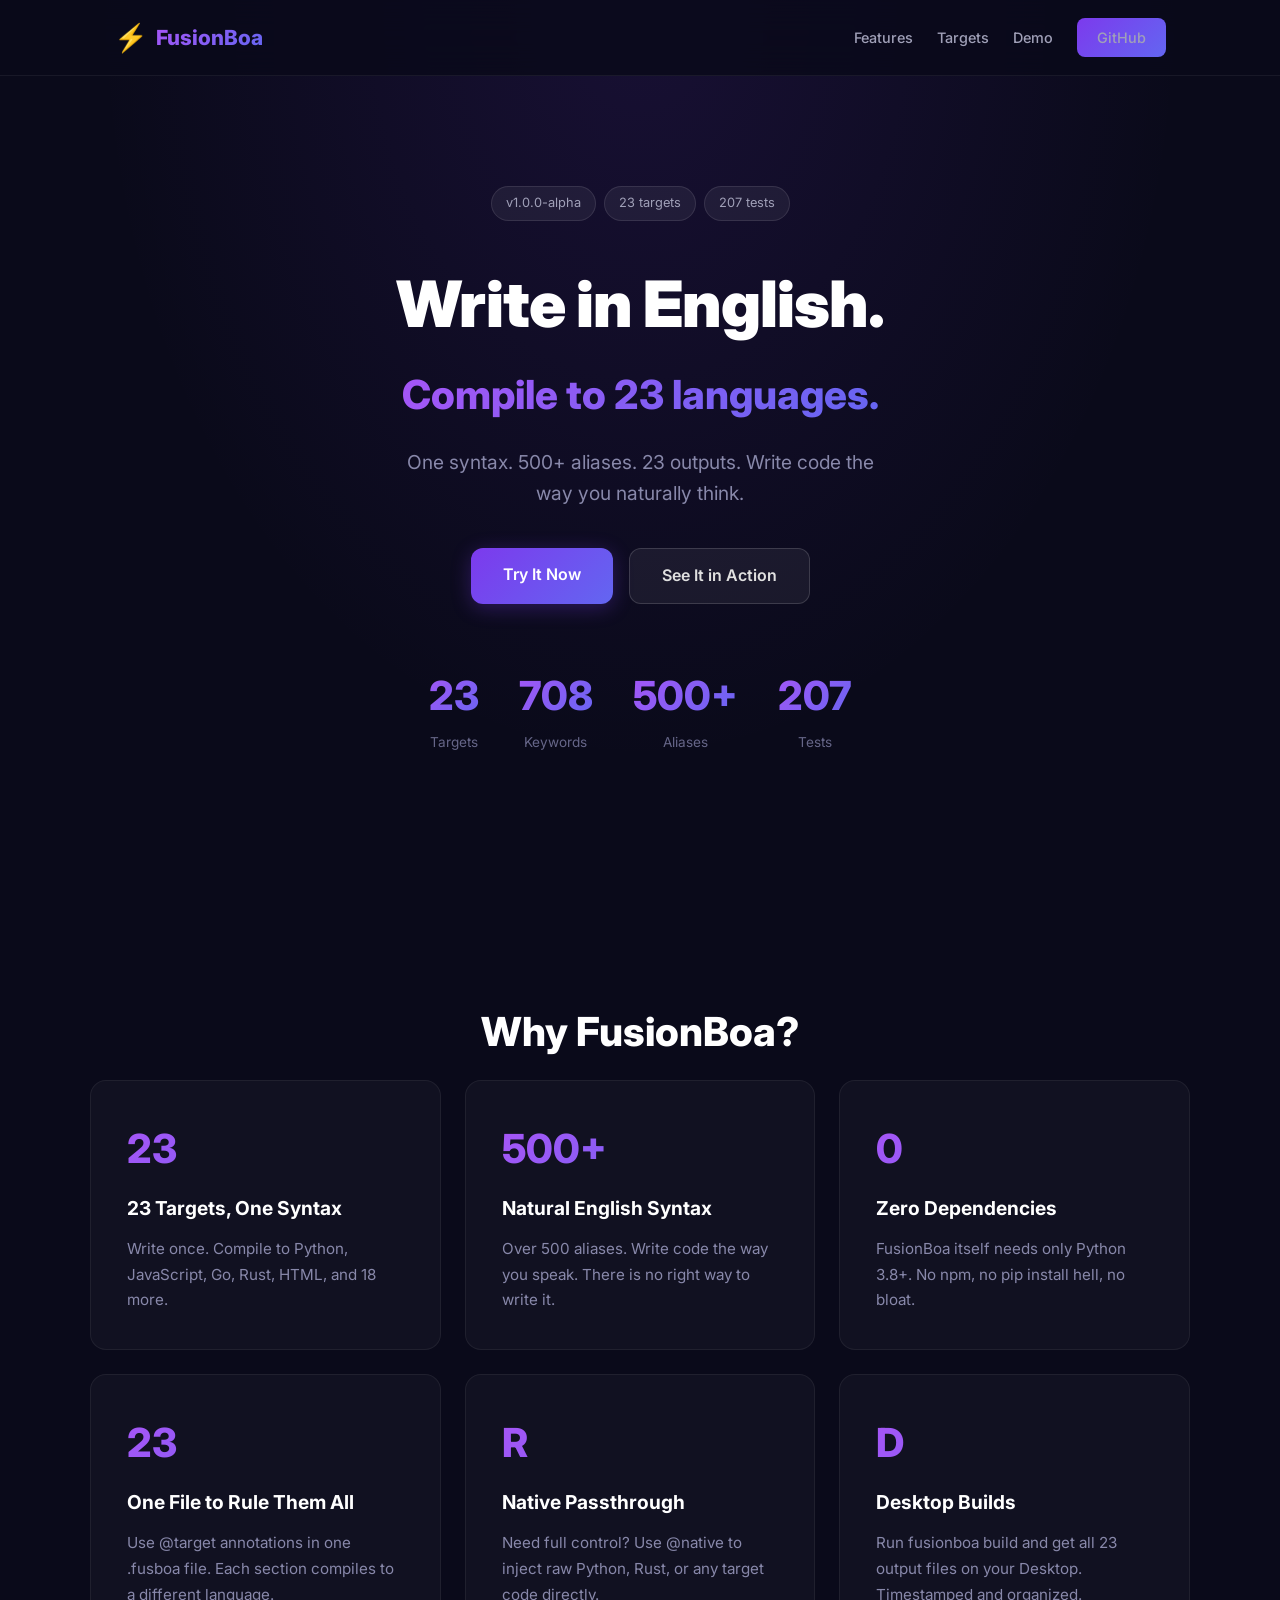
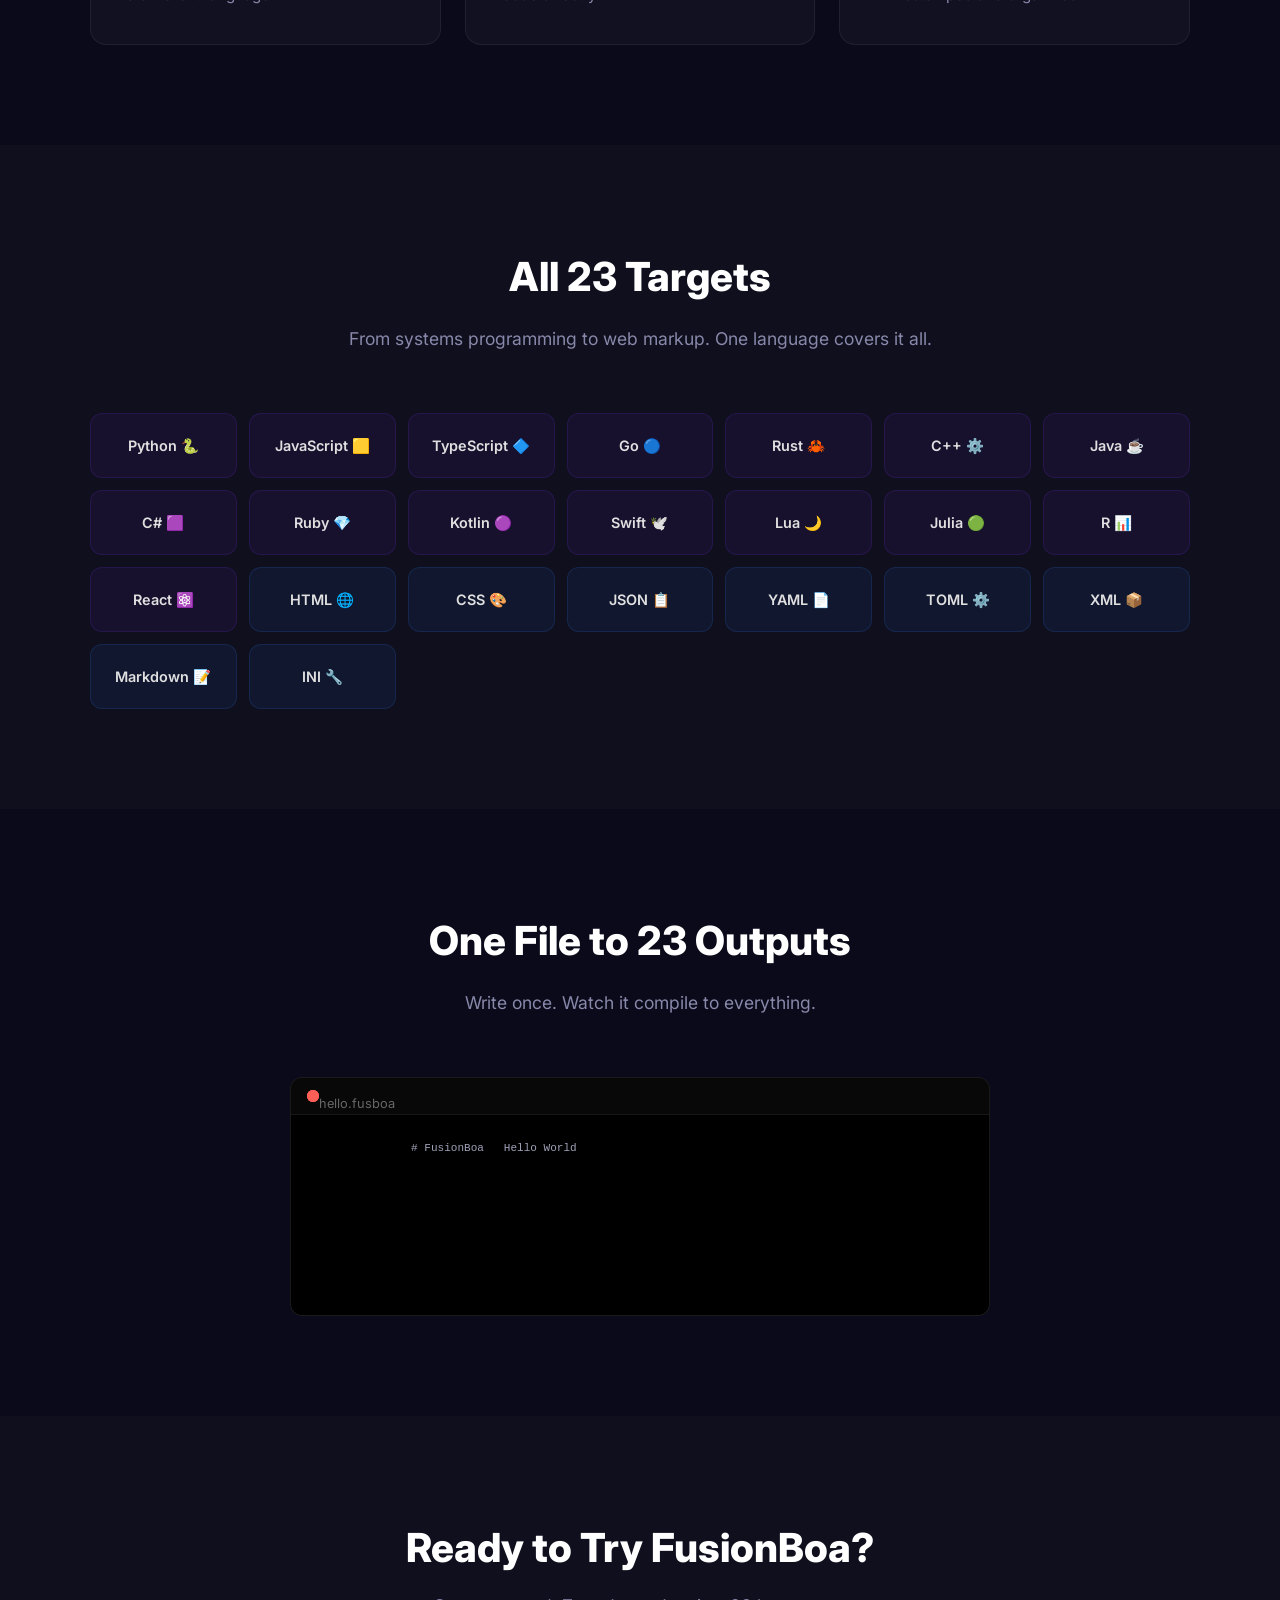
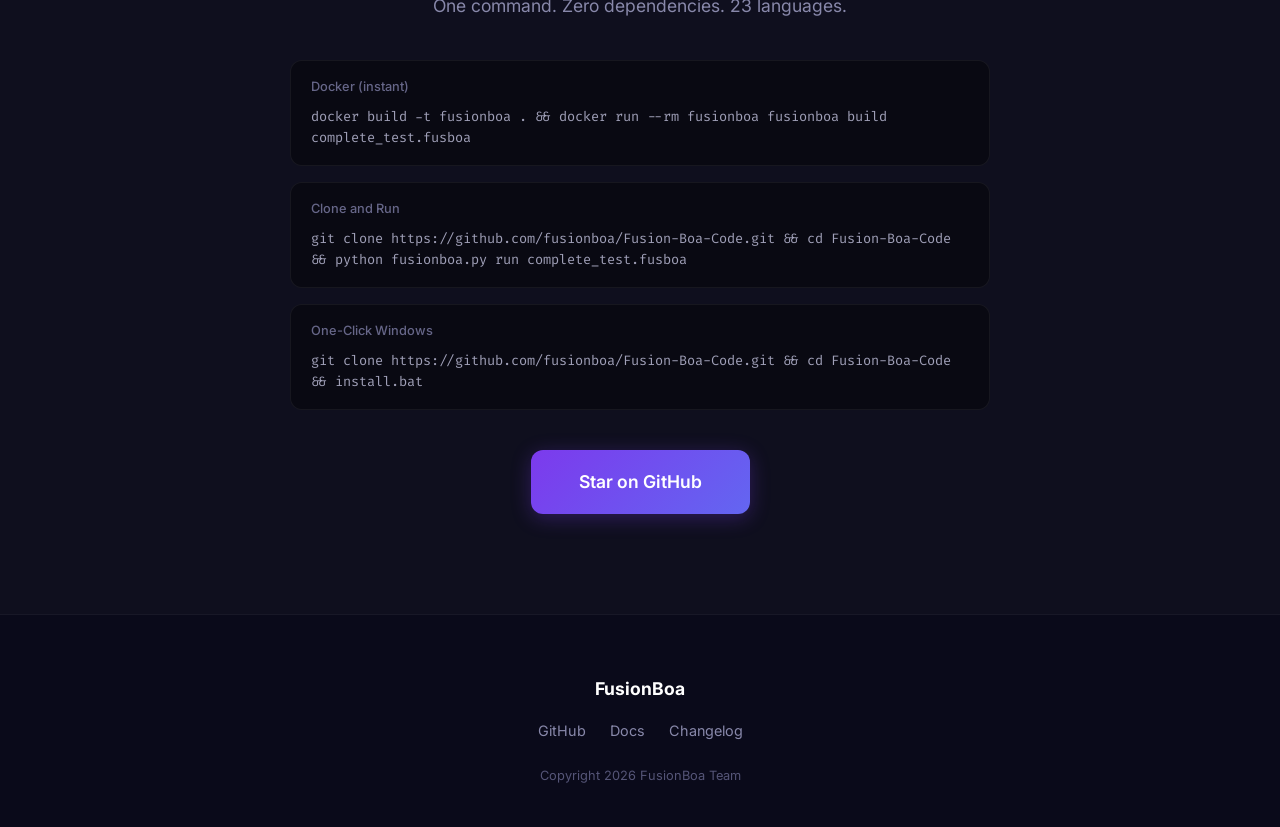
<file: site-deploy/index.html>
<!DOCTYPE HTML>
<html lang="en">
  <head>
    <meta charset="UTF-8" />
    <meta name="viewport" content="width=device-width, initial-scale=1.0" />
    <meta name="description" content="FusionBoa — Write in English, compile to 23 languages." />
    <meta name="theme-color" content="#0a0a1a" />
    <title>FusionBoa — Write in English, Compile to Everything</title>
    <link rel="stylesheet" href="style.css" />
    <link rel="preconnect" href="https://fonts.googleapis.com" />
    <link rel="preconnect" href="https://fonts.gstatic.com" />
    <link href="https://fonts.googleapis.com/css2?family=Inter:wght@400;500;600;700;800;900&family=Fira+Code:wght@400;500;600&display=swap" rel="stylesheet" />
  </head>
  <body>
    <nav id="navbar">
      <div class="nav-inner">
        <div class="logo">
          <span class="logo-icon">⚡</span>
          <span class="logo-text">FusionBoa</span>
        </div>
        <div class="nav-links">
          <a href="#features">Features</a>
          <a href="#targets">Targets</a>
          <a href="#demo">Demo</a>
          <a href="https://github.com/fusionboa/Fusion-Boa-Code" class="nav-cta" target="_blank">GitHub</a>
        </div>
      </div>
    </nav>
    <header id="hero">
      <div class="hero-content">
        <div class="hero-badge">
          <span>v1.0.0-alpha</span>
          <span>23 targets</span>
          <span>207 tests</span>
        </div>
        <h1 class="hero-title">Write in English.</h1>
        <p class="hero-subtitle">Compile to 23 languages.</p>
        <p class="hero-desc">One syntax. 500+ aliases. 23 outputs. Write code the way you naturally think.</p>
        <div class="hero-actions">
          <a href="https://github.com/fusionboa/Fusion-Boa-Code" class="btn btn-primary">Try It Now</a>
          <a href="#demo" class="btn btn-secondary">See It in Action</a>
        </div>
        <div class="hero-stats">
          <div class="stat">
            <span class="stat-number">23</span>
            <span class="stat-label">Targets</span>
          </div>
          <div class="stat">
            <span class="stat-number">708</span>
            <span class="stat-label">Keywords</span>
          </div>
          <div class="stat">
            <span class="stat-number">500+</span>
            <span class="stat-label">Aliases</span>
          </div>
          <div class="stat">
            <span class="stat-number">207</span>
            <span class="stat-label">Tests</span>
          </div>
        </div>
      </div>
    </header>
    <section id="features" class="section">
      <div class="section-inner">
        <h2 class="section-title">Why FusionBoa?</h2>
        <div class="features-grid">
          <div class="feature-card">
            <div class="feature-icon">23</div>
            <h3>23 Targets, One Syntax</h3>
            <p>Write once. Compile to Python, JavaScript, Go, Rust, HTML, and 18 more.</p>
          </div>
          <div class="feature-card">
            <div class="feature-icon">500+</div>
            <h3>Natural English Syntax</h3>
            <p>Over 500 aliases. Write code the way you speak. There is no right way to write it.</p>
          </div>
          <div class="feature-card">
            <div class="feature-icon">0</div>
            <h3>Zero Dependencies</h3>
            <p>FusionBoa itself needs only Python 3.8+. No npm, no pip install hell, no bloat.</p>
          </div>
          <div class="feature-card">
            <div class="feature-icon">23</div>
            <h3>One File to Rule Them All</h3>
            <p>Use @target annotations in one .fusboa file. Each section compiles to a different language.</p>
          </div>
          <div class="feature-card">
            <div class="feature-icon">R</div>
            <h3>Native Passthrough</h3>
            <p>Need full control? Use @native to inject raw Python, Rust, or any target code directly.</p>
          </div>
          <div class="feature-card">
            <div class="feature-icon">D</div>
            <h3>Desktop Builds</h3>
            <p>Run fusionboa build and get all 23 output files on your Desktop. Timestamped and organized.</p>
          </div>
        </div>
      </div>
    </section>
    <section id="targets" class="section section-dark">
      <div class="section-inner">
        <h2 class="section-title">All 23 Targets</h2>
        <p class="section-desc">From systems programming to web markup. One language covers it all.</p>
        <div class="targets-grid">
          <div class="target-card lang">Python 🐍</div>
          <div class="target-card lang">JavaScript 🟨</div>
          <div class="target-card lang">TypeScript 🔷</div>
          <div class="target-card lang">Go 🔵</div>
          <div class="target-card lang">Rust 🦀</div>
          <div class="target-card lang">C++ ⚙️</div>
          <div class="target-card lang">Java ☕</div>
          <div class="target-card lang">C# 🟪</div>
          <div class="target-card lang">Ruby 💎</div>
          <div class="target-card lang">Kotlin 🟣</div>
          <div class="target-card lang">Swift 🕊️</div>
          <div class="target-card lang">Lua 🌙</div>
          <div class="target-card lang">Julia 🟢</div>
          <div class="target-card lang">R 📊</div>
          <div class="target-card lang">React ⚛️</div>
          <div class="target-card markup">HTML 🌐</div>
          <div class="target-card markup">CSS 🎨</div>
          <div class="target-card markup">JSON 📋</div>
          <div class="target-card markup">YAML 📄</div>
          <div class="target-card markup">TOML ⚙️</div>
          <div class="target-card markup">XML 📦</div>
          <div class="target-card markup">Markdown 📝</div>
          <div class="target-card markup">INI 🔧</div>
        </div>
      </div>
    </section>
    <section id="demo" class="section">
      <div class="section-inner">
        <h2 class="section-title">One File to 23 Outputs</h2>
        <p class="section-desc">Write once. Watch it compile to everything.</p>
        <div class="demo-container">
          <div class="editor-header">
            <span class="editor-dot" />
            <span class="editor-dot" />
            <span class="editor-dot" />
            <span class="editor-filename">hello.fusboa</span>
          </div>
          <pre class="editor-content" id="code-display">
            <code># FusionBoa   Hello World</code>
          </pre>
        </div>
      </div>
    </section>
    <section id="about" class="section section-dark">
      <div class="section-inner">
        <div class="about-content">
          <h2>Ready to Try FusionBoa?</h2>
          <p>One command. Zero dependencies. 23 languages.</p>
          <div class="install-cmds">
            <div class="cmd-block">
              <span class="cmd-label">Docker (instant)</span>
              <code>docker build -t fusionboa . &amp;&amp; docker run --rm fusionboa fusionboa build complete_test.fusboa</code>
            </div>
            <div class="cmd-block">
              <span class="cmd-label">Clone and Run</span>
              <code>git clone https://github.com/fusionboa/Fusion-Boa-Code.git &amp;&amp; cd Fusion-Boa-Code &amp;&amp; python fusionboa.py run complete_test.fusboa</code>
            </div>
            <div class="cmd-block">
              <span class="cmd-label">One-Click Windows</span>
              <code>git clone https://github.com/fusionboa/Fusion-Boa-Code.git &amp;&amp; cd Fusion-Boa-Code &amp;&amp; install.bat</code>
            </div>
          </div>
          <a href="https://github.com/fusionboa/Fusion-Boa-Code" class="btn btn-primary btn-large" target="_blank">Star on GitHub</a>
        </div>
      </div>
    </section>
    <footer id="footer">
      <div class="footer-inner">
        <div class="footer-brand">FusionBoa</div>
        <div class="footer-links">
          <a href="https://github.com/fusionboa/Fusion-Boa-Code" target="_blank">GitHub</a>
          <a href="https://github.com/fusionboa/Fusion-Boa-Code/blob/main/docs/COMPLETE_SYNTAX.md" target="_blank">Docs</a>
          <a href="https://github.com/fusionboa/Fusion-Boa-Code/blob/main/CHANGELOG.md" target="_blank">Changelog</a>
        </div>
        <p class="footer-copy">Copyright 2026 FusionBoa Team</p>
      </div>
    </footer>
  </body>
</html>
</file>
<file: site-deploy/style.css>
* {
  margin: 0;
  padding: 0;
  box-sizing: border-box;
}
html {
  scroll-behavior: smooth;
}
body {
  font-family: 'Inter', sans-serif;
  background-color: #0a0a1a;
  color: #e0e0e0;
  line-height: 1.6;
  overflow-x: hidden;
}
::-webkit-scrollbar {
  width: 6px;
}
::-webkit-scrollbar-track {
  background: #0a0a1a;
}
::-webkit-scrollbar-thumb {
  background: #2d2d5e;
  border-radius: 3px;
}
#navbar {
  position: fixed;
  top: 0;
  left: 0;
  right: 0;
  z-index: 1000;
  background: rgba(10,10,26,0.85);
  backdrop-filter: blur(20px);
  border-bottom: 1px solid rgba(255,255,255,0.06);
}
.nav-inner {
  max-width: 1100px;
  margin: 0 auto;
  padding: 16px 24px;
  display: flex;
  justify-content: space-between;
  align-items: center;
}
.logo {
  display: flex;
  align-items: center;
  gap: 8px;
  font-size: 1.3em;
  font-weight: 800;
}
.logo-icon {
  font-size: 1.3em;
}
.logo-text {
  background: linear-gradient(135deg, #a855f7, #6366f1);
  -webkit-background-clip: text;
  -webkit-text-fill-color: transparent;
  background-clip: text;
}
.nav-links {
  display: flex;
  align-items: center;
  gap: 24px;
}
.nav-links a {
  color: #a0a0b8;
  text-decoration: none;
  font-size: 0.9em;
  font-weight: 500;
  transition: color 0.3s;
}
.nav-links a:hover {
  color: #fff;
}
.nav-cta {
  padding: 8px 20px;
  background: linear-gradient(135deg, #7c3aed, #6366f1);
  color: #fff;
  border-radius: 8px;
  font-weight: 600;
  transition: all 0.3s;
}
.nav-cta:hover {
  transform: translateY(-2px);
  box-shadow: 0 4px 20px rgba(124,58,237,0.4);
}
#hero {
  min-height: 100vh;
  display: flex;
  align-items: center;
  justify-content: center;
  text-align: center;
  padding: 120px 24px 80px;
  background: radial-gradient(ellipse at 50% 0%, rgba(124,58,237,0.12) 0%, transparent 60%);
}
.hero-content {
  max-width: 800px;
}
.hero-badge {
  display: flex;
  gap: 8px;
  justify-content: center;
  margin-bottom: 32px;
  flex-wrap: wrap;
}
.hero-badge span {
  padding: 6px 14px;
  background: rgba(255,255,255,0.06);
  border: 1px solid rgba(255,255,255,0.1);
  border-radius: 20px;
  font-size: 0.8em;
  color: #a0a0b8;
}
.hero-title {
  font-size: 4em;
  font-weight: 900;
  color: #fff;
  margin-bottom: 8px;
  letter-spacing: -1px;
}
.hero-subtitle {
  font-size: 2.5em;
  font-weight: 800;
  background: linear-gradient(135deg, #a855f7, #6366f1);
  -webkit-background-clip: text;
  -webkit-text-fill-color: transparent;
  background-clip: text;
  margin-bottom: 20px;
}
.hero-desc {
  font-size: 1.2em;
  color: #8888aa;
  margin-bottom: 40px;
  max-width: 500px;
  margin-left: auto;
  margin-right: auto;
}
.hero-actions {
  display: flex;
  gap: 16px;
  justify-content: center;
  margin-bottom: 60px;
}
.btn {
  padding: 14px 32px;
  border-radius: 12px;
  font-size: 1em;
  font-weight: 600;
  text-decoration: none;
  transition: all 0.3s;
  display: inline-block;
}
.btn-primary {
  background: linear-gradient(135deg, #7c3aed, #6366f1);
  color: #fff;
  box-shadow: 0 4px 20px rgba(124,58,237,0.3);
}
.btn-primary:hover {
  transform: translateY(-2px);
  box-shadow: 0 8px 30px rgba(124,58,237,0.5);
}
.btn-secondary {
  background: rgba(255,255,255,0.06);
  color: #e0e0e0;
  border: 1px solid rgba(255,255,255,0.15);
}
.btn-secondary:hover {
  background: rgba(255,255,255,0.1);
  transform: translateY(-2px);
}
.hero-stats {
  display: flex;
  gap: 40px;
  justify-content: center;
  flex-wrap: wrap;
}
.stat {
  display: flex;
  flex-direction: column;
  align-items: center;
}
.stat-number {
  font-size: 2.5em;
  font-weight: 800;
  background: linear-gradient(135deg, #a855f7, #6366f1);
  -webkit-background-clip: text;
  -webkit-text-fill-color: transparent;
  background-clip: text;
}
.stat-label {
  font-size: 0.85em;
  color: #666688;
  margin-top: 4px;
}
.section {
  padding: 100px 24px;
}
.section-dark {
  background: rgba(255,255,255,0.02);
}
.section-inner {
  max-width: 1100px;
  margin: 0 auto;
}
.section-title {
  font-size: 2.5em;
  font-weight: 800;
  text-align: center;
  margin-bottom: 16px;
  color: #fff;
}
.section-desc {
  text-align: center;
  color: #8888aa;
  font-size: 1.1em;
  margin-bottom: 60px;
}
.features-grid {
  display: grid;
  grid-template-columns: repeat(auto-fit, minmax(300px, 1fr));
  gap: 24px;
}
.feature-card {
  padding: 36px;
  background: rgba(255,255,255,0.03);
  border: 1px solid rgba(255,255,255,0.06);
  border-radius: 16px;
  transition: all 0.3s;
}
.feature-card:hover {
  transform: translateY(-4px);
  border-color: rgba(124,58,237,0.3);
  box-shadow: 0 8px 30px rgba(124,58,237,0.1);
}
.feature-icon {
  font-size: 2.5em;
  font-weight: 800;
  margin-bottom: 12px;
  background: linear-gradient(135deg, #a855f7, #6366f1);
  -webkit-background-clip: text;
  -webkit-text-fill-color: transparent;
  background-clip: text;
}
.feature-card h3 {
  font-size: 1.2em;
  font-weight: 700;
  margin-bottom: 12px;
  color: #fff;
}
.feature-card p {
  font-size: 0.95em;
  color: #8888aa;
  line-height: 1.7;
}
.targets-grid {
  display: grid;
  grid-template-columns: repeat(auto-fill, minmax(130px, 1fr));
  gap: 12px;
}
.target-card {
  padding: 20px 16px;
  border-radius: 12px;
  text-align: center;
  font-weight: 600;
  font-size: 0.9em;
  cursor: default;
  transition: all 0.3s;
  border: 1px solid rgba(255,255,255,0.06);
}
.target-card.lang {
  background: rgba(124,58,237,0.08);
  border-color: rgba(124,58,237,0.15);
}
.target-card.markup {
  background: rgba(59,130,246,0.08);
  border-color: rgba(59,130,246,0.15);
}
.target-card:hover {
  transform: translateY(-3px);
}
.target-card.lang:hover {
  border-color: rgba(124,58,237,0.4);
  box-shadow: 0 8px 20px rgba(124,58,237,0.15);
}
.target-card.markup:hover {
  border-color: rgba(59,130,246,0.4);
  box-shadow: 0 8px 20px rgba(59,130,246,0.15);
}
.demo-container {
  max-width: 700px;
  margin: 0 auto;
  background: #000;
  border: 1px solid rgba(255,255,255,0.1);
  border-radius: 12px;
  overflow: hidden;
}
.editor-header {
  display: flex;
  align-items: center;
  gap: 8px;
  padding: 12px 16px;
  background: rgba(255,255,255,0.03);
  border-bottom: 1px solid rgba(255,255,255,0.06);
}
.editor-dot {
  width: 12px;
  height: 12px;
  border-radius: 50%;
  display: inline-block;
}
.editor-dot:nth-child(1) {
  background: #ff5f56;
}
.editor-dot:nth-child(2) {
  background: #ffbd2e;
}
.editor-dot:nth-child(3) {
  background: #27c93f;
}
.editor-filename {
  margin-left: 12px;
  font-size: 0.8em;
  color: #666;
}
.editor-content {
  padding: 20px 24px;
  font-family: 'Fira Code', monospace;
  font-size: 0.85em;
  line-height: 1.7;
  color: #a0a0b8;
  overflow-x: auto;
  min-height: 200px;
}
.about-content {
  text-align: center;
  max-width: 700px;
  margin: 0 auto;
}
.about-content h2 {
  font-size: 2.5em;
  font-weight: 800;
  color: #fff;
  margin-bottom: 12px;
}
.about-content p {
  color: #8888aa;
  font-size: 1.1em;
  margin-bottom: 40px;
}
.install-cmds {
  display: flex;
  flex-direction: column;
  gap: 16px;
  text-align: left;
  margin-bottom: 40px;
}
.cmd-block {
  background: rgba(0,0,0,0.4);
  border: 1px solid rgba(255,255,255,0.06);
  border-radius: 12px;
  padding: 16px 20px;
}
.cmd-label {
  display: block;
  font-size: 0.8em;
  color: #666688;
  margin-bottom: 8px;
  font-weight: 500;
}
.cmd-block code {
  display: block;
  font-family: 'Fira Code', monospace;
  font-size: 0.85em;
  color: #a0a0b8;
  line-height: 1.6;
  overflow-x: auto;
}
.btn-large {
  padding: 18px 48px;
  font-size: 1.1em;
}
#footer {
  border-top: 1px solid rgba(255,255,255,0.06);
  padding: 60px 24px 40px;
  text-align: center;
}
.footer-inner {
  max-width: 1100px;
  margin: 0 auto;
}
.footer-brand {
  font-size: 1.1em;
  font-weight: 700;
  color: #fff;
  margin-bottom: 16px;
}
.footer-links {
  display: flex;
  gap: 24px;
  justify-content: center;
  margin-bottom: 24px;
}
.footer-links a {
  color: #8888aa;
  text-decoration: none;
  font-size: 0.9em;
  transition: color 0.3s;
}
.footer-links a:hover {
  color: #a855f7;
}
.footer-copy {
  color: #555577;
  font-size: 0.8em;
}
@media (max-width: 768px) {
  .hero-title:
  font-size: 2.5em;
  .hero-subtitle:
  font-size: 1.8em;
  .hero-stats:
  gap: 20px;
  .hero-actions:
  flex-direction: column;
  align-items: center;
  .nav-links: a:not(.nav-cta):;
  display: none;
  .features-grid:
  grid-template-columns: 1fr;
  .section-title:
  font-size: 1.8em;
}
@media (max-width: 480px) {
  #hero:
  padding: 100px 16px 60px;
  .hero-title:
  font-size: 1.8em;
  .hero-subtitle:
  font-size: 1.5em;
  .stat-number:
  font-size: 1.8em;
}
</file>
